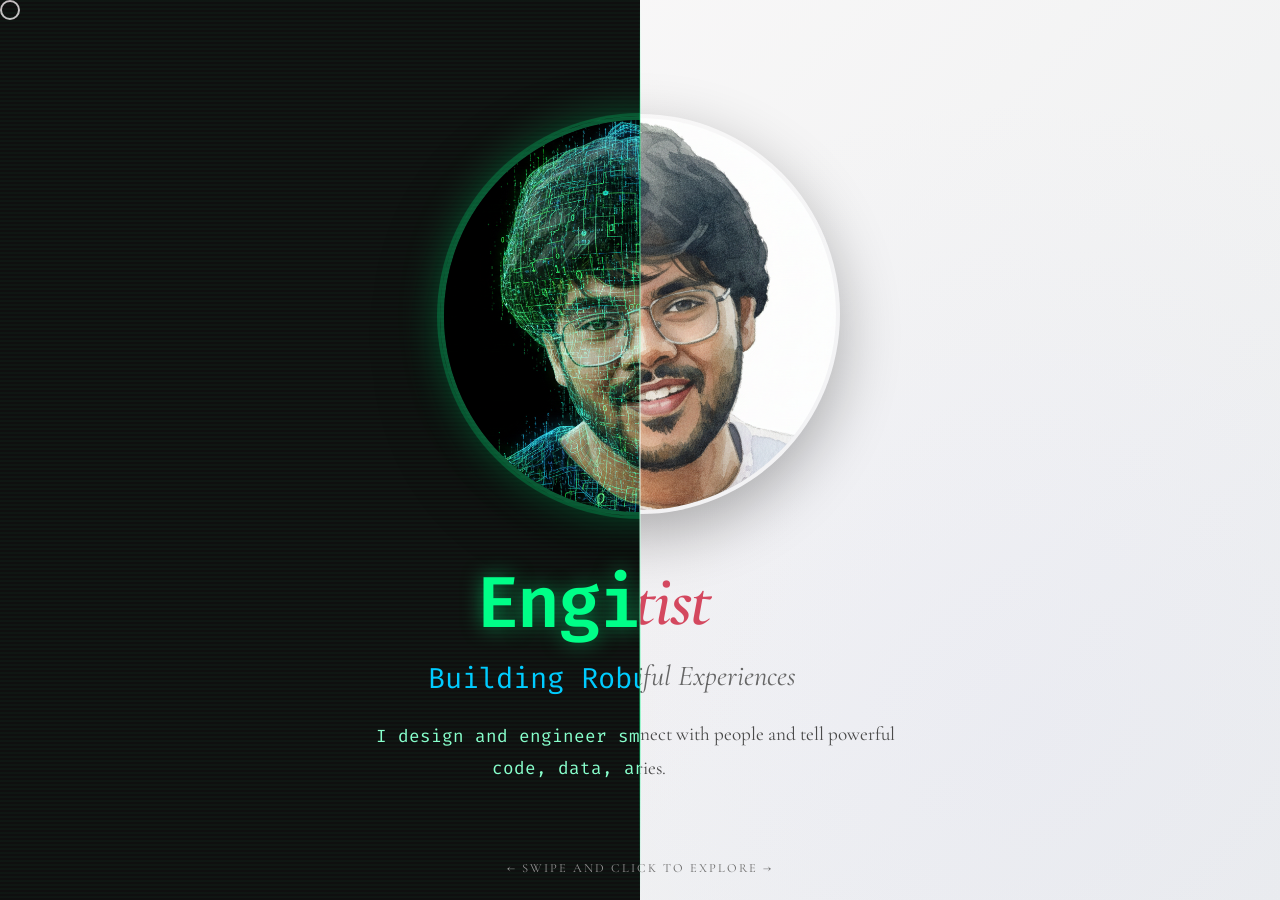
<file: index.html>
<!DOCTYPE html>
<html lang="en">
<head>
    <meta charset="UTF-8">
    <meta name="viewport" content="width=device-width, initial-scale=1.0">
    <title>Vipin Yadav - Portfolio</title>
    <link href="https://fonts.googleapis.com/css2?family=Fira+Code:wght@400;700&family=Cormorant+Garamond:ital,wght@0,400;0,600;1,300&display=swap" rel="stylesheet">
    <link rel="stylesheet" href="css/style.css">
</head>
<body>

    <div class="custom-cursor" id="cursor"></div>

    <div class="split-container">

        <div class="designer-side" id="designerSide">
            <!-- <div class="side-label label-designer">Slide and Click to Explore</div> -->
            
            <div class="profile-container">
                <img src="img/creative.png" alt="Creative Mode" class="profile-image">
            </div>

            <div class="content">
                <h1>Artist</h1>
                <h2>Crafting Beautiful Experiences</h2>
                <p>I create visual experiences that connect with people and tell powerful stories.</p>
            </div>
        </div>


        <div class="developer-side">
            <!-- <div class="side-label label-developer">Slide and Click to Explore</div> -->
            
            <div class="profile-container">
                <img src="img/developer.png" alt="Developer Mode" class="profile-image">
            </div>

            <div class="content">
                <h1>Engineer</h1>
                <h2>Building Robust Solutions</h2>
                <p>I design and engineer smart systems that combine code, data, and innovation.</p>
            </div>
        </div>

        <!-- Divider Line -->
        <div class="divider" id="divider"></div>

        <!-- Mobile swipe hint (hidden on desktop via CSS) -->
        <div class="swipe-hint">← Swipe and Click to explore →</div>

    </div>
    <script src="js/home.js"></script>
    
</body>
</html>
</file>
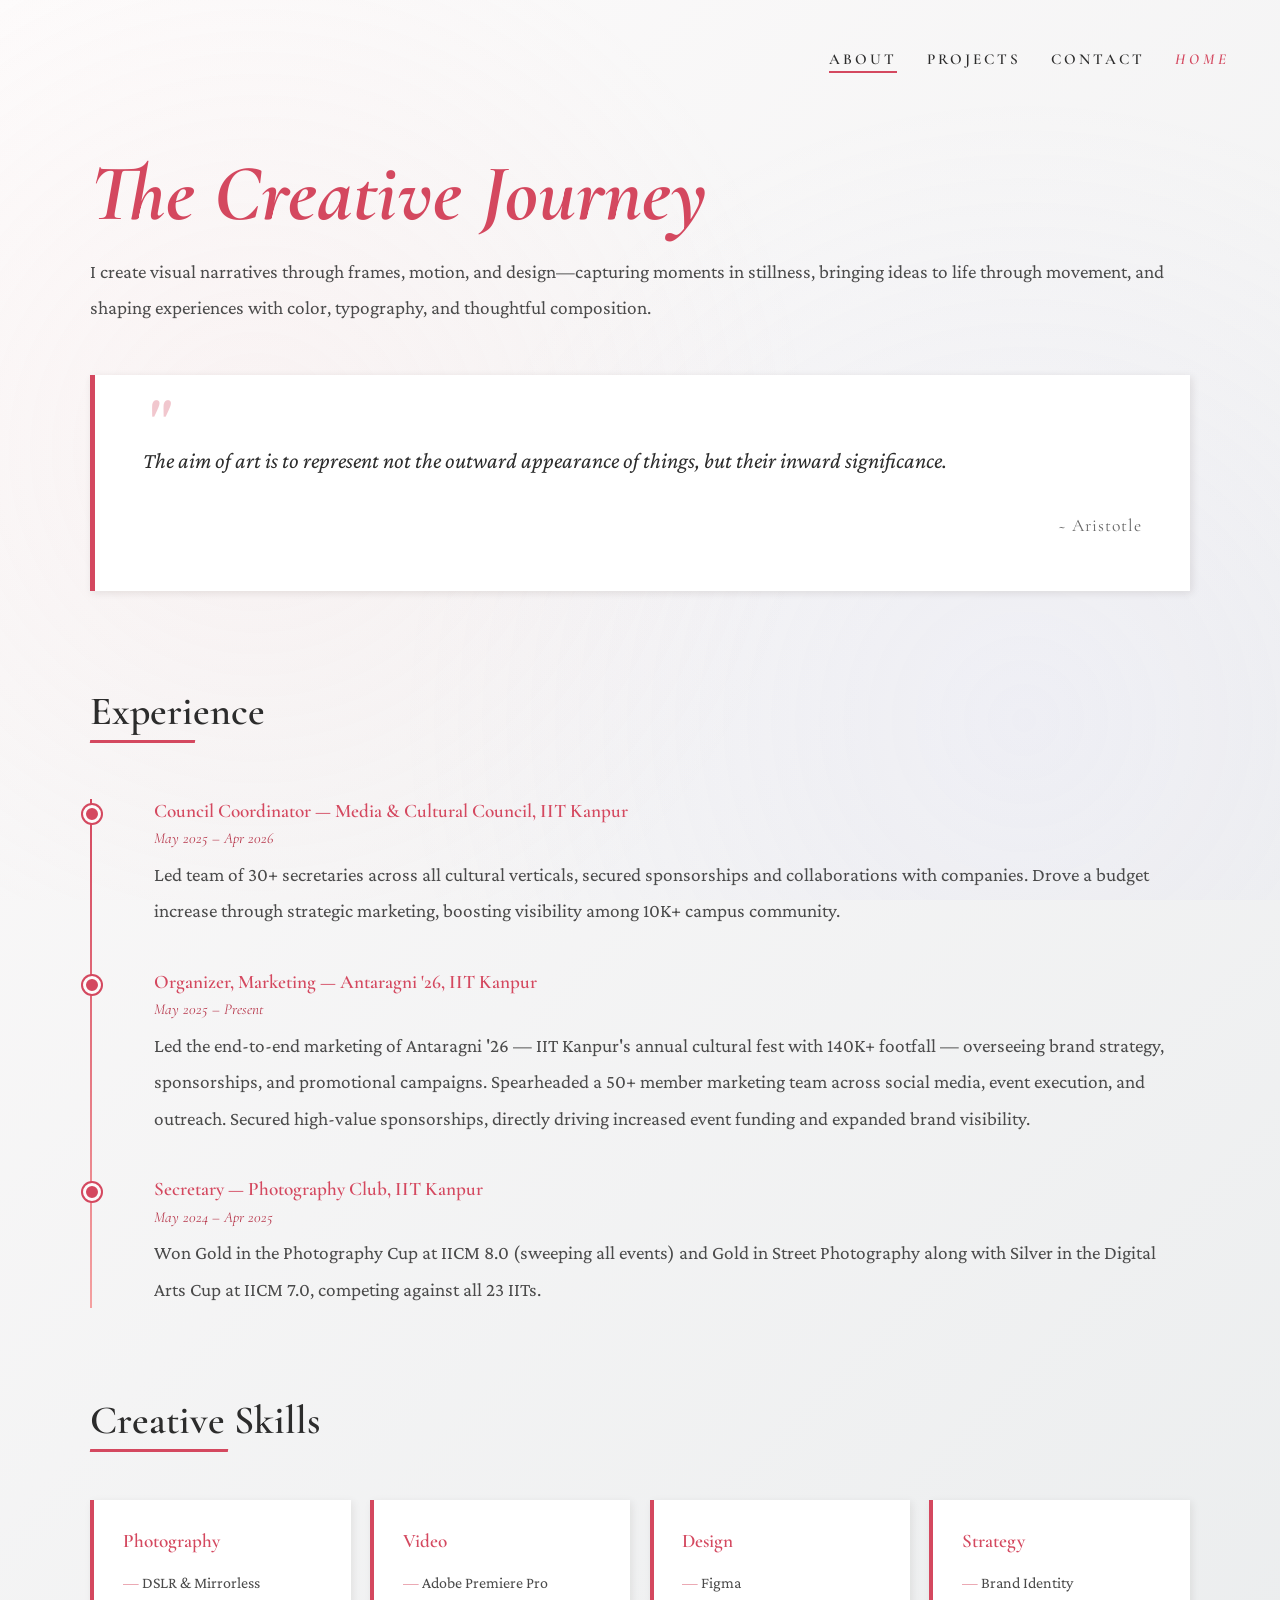
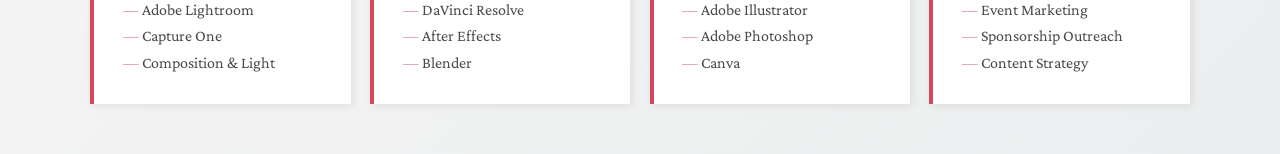
<file: designer.html>
<!DOCTYPE html>
<html lang="en">
<head>
    <meta charset="UTF-8">
    <meta name="viewport" content="width=device-width, initial-scale=1.0">
    <title>Designer - Portfolio</title>
    <link href="https://fonts.googleapis.com/css2?family=Cormorant+Garamond:ital,wght@0,400;0,600;1,300;1,700&family=Crimson+Pro:wght@400;600&display=swap" rel="stylesheet">
    <link rel="stylesheet" href="css/designer.css">
</head>
<body>
    <!-- Navigation -->
    <nav>
        <a href="#about" onclick="showSection('about', event)" class="nav-link">About</a>
        <a href="#projects" onclick="showSection('projects', event)" class="nav-link">Projects</a>
        <a href="#contact" onclick="showSection('contact', event)" class="nav-link">Contact</a>
        <a href="index.html" class="home">Home</a>
    </nav>

    <div class="page-container">
        <!-- About Section -->
        <section id="about" class="page-section active">
            <h1>The Creative Journey</h1>
            <p>I create visual narratives through frames, motion, and design—capturing moments in stillness, bringing ideas to life through movement, and shaping experiences with color, typography, and thoughtful composition.</p>

            <div class="philosophy-quote">
                The aim of art is to represent not the outward appearance of things, but their inward significance.
                <div class="author">~ Aristotle</div>
            </div>

            <h2>Experience</h2>
            <div class="timeline">
                <div class="timeline-item">
                    <h4>Council Coordinator — Media & Cultural Council, IIT Kanpur</h4>
                    <div class="date">May 2025 – Apr 2026</div>
                    <p>Led team of 30+ secretaries across all cultural verticals, secured sponsorships and collaborations with companies. Drove a budget increase through strategic marketing, boosting visibility among 10K+ campus community.</p>
                </div>
                <div class="timeline-item">
                    <h4>Organizer, Marketing — Antaragni '26, IIT Kanpur</h4>
                    <div class="date">May 2025 – Present</div>
                    <p>Led the end-to-end marketing of Antaragni '26 — IIT Kanpur's annual cultural fest with 140K+ footfall — overseeing brand strategy, sponsorships, and promotional campaigns. Spearheaded a 50+ member marketing team across social media, event execution, and outreach. Secured high-value sponsorships, directly driving increased event funding and expanded brand visibility.</p>
                </div>
                <div class="timeline-item">
                    <h4>Secretary — Photography Club, IIT Kanpur</h4>
                    <div class="date">May 2024 – Apr 2025</div>
                    <p>Won Gold in the Photography Cup at IICM 8.0 (sweeping all events) and Gold in Street Photography along with Silver in the Digital Arts Cup at IICM 7.0, competing against all 23 IITs.</p>
                </div>
            </div>

            <h2>Creative Skills</h2>
            <div class="skills-list">
                <div class="skill-category">
                    <h4>Photography</h4>
                    <ul>
                        <li>DSLR &amp; Mirrorless</li>
                        <li>Adobe Lightroom</li>
                        <li>Capture One</li>
                        <li>Composition &amp; Light</li>
                    </ul>
                </div>
                <div class="skill-category">
                    <h4>Video</h4>
                    <ul>
                        <li>Adobe Premiere Pro</li>
                        <li>DaVinci Resolve</li>
                        <li>After Effects</li>
                        <li>Blender</li>
                    </ul>
                </div>
                <div class="skill-category">
                    <h4>Design</h4>
                    <ul>
                        <li>Figma</li>
                        <li>Adobe Illustrator</li>
                        <li>Adobe Photoshop</li>
                        <li>Canva</li>
                    </ul>
                </div>
                <div class="skill-category">
                    <h4>Strategy</h4>
                    <ul>
                        <li>Brand Identity</li>
                        <li>Event Marketing</li>
                        <li>Sponsorship Outreach</li>
                        <li>Content Strategy</li>
                    </ul>
                </div>
            </div>
        </section>

        <!-- Projects Section -->
        <section id="projects" class="page-section">
            <h1>Featured Work</h1>
            <p>A selection of projects that showcase my design thinking and creative problem-solving.</p>

            <div class="project-grid">

                <!-- Update each href to your actual portfolio/gallery links -->

                <a class="project-card" href="https://www.instagram.com/_vipinyadav31_/" target="_blank" rel="noopener noreferrer">
                    <span class="card-arrow">↗</span>
                    <h3>Photography</h3>
                    <p class="project-description">Capturing fleeting moments through light, shadow, and composition. From quiet street frames to expressive portraits, each image tells a story beyond words.</p>
                    <div class="project-role"><strong>Focus:</strong> Light · Emotion · Composition</div>
                </a>

                <a class="project-card" href="https://www.behance.net/d7106" target="_blank" rel="noopener noreferrer">
                    <span class="card-arrow">↗</span>
                    <h3>UI/UX Design</h3>
                    <p class="project-description">Designing interfaces that feel intuitive and intentional—where typography, color, and space work together to guide and inspire.</p>
                    <div class="project-role"><strong>Focus:</strong> Layout · Typography · Interaction</div>
                </a>

                <a class="project-card" href="https://www.behance.net/d7106" target="_blank" rel="noopener noreferrer">
                    <span class="card-arrow">↗</span>
                    <h3>Video Editing</h3>
                    <p class="project-description">Turning raw footage into immersive narratives through rhythm, pacing, transitions, and cinematic color grading.</p>
                    <div class="project-role"><strong>Focus:</strong> Motion · Story · Timing</div>
                </a>

                <a class="project-card" href="https://www.behance.net/d7106" target="_blank" rel="noopener noreferrer">
                    <span class="card-arrow">↗</span>
                    <h3>Posters & Branding</h3>
                    <p class="project-description">Creating bold visual identities and expressive posters that communicate ideas with clarity and character.</p>
                    <div class="project-role"><strong>Focus:</strong> Visual Identity · Composition · Impact</div>
                </a>

            </div>
        </section>

        <!-- Contact Section -->
        <section id="contact" class="page-section">
            <h1>Let's Create Together</h1>
            <p>Have a project in mind? I'd love to hear about it and explore how we can bring your vision to life.</p>
            <form class="contact-form">
                <div class="form-group">
                    <label for="name">Your Name</label>
                    <input type="text" id="name" name="name" required>
                </div>
                <div class="form-group">
                    <label for="email">Email Address</label>
                    <input type="email" id="email" name="email" required>
                </div>
                <div class="form-group">
                    <label for="message">Tell me about your project</label>
                    <textarea id="message" name="message" required></textarea>
                </div>
                <button type="submit">Send Message</button>
            </form>
            <div class="contact-info">
                <h2>Connect</h2>
                <div class="contact-item">
                    <span>📧</span>
                    <a href="mailto:vipin.yadav.7217@gmail.com">vipin.yadav.7217@gmail.com</a>
                </div>
                <div class="contact-item">
                    <span>🎨</span>
                    <a href="https://dribbble.com/vipin-yadav-7217" target="_blank">dribbble.com</a>
                </div>
                <div class="contact-item">
                    <span>💼</span>
                    <a href="https://www.behance.net/d7106" target="_blank">behance.net</a>
                </div>
                <div class="contact-item">
                    <span>📸</span>
                    <a href="https://www.instagram.com/_vipinyadav31_/" target="_blank">instagram.com</a>
                </div>
                <div class="contact-item">
                    <span>💼</span>
                    <a href="https://www.linkedin.com/in/vipin-yadav-a4ab71288/" target="_blank">linkedin.com</a>
                </div>
            </div>
        </section>
    </div>

    <script src="js/page.js"></script>
</body>
</html>
</file>
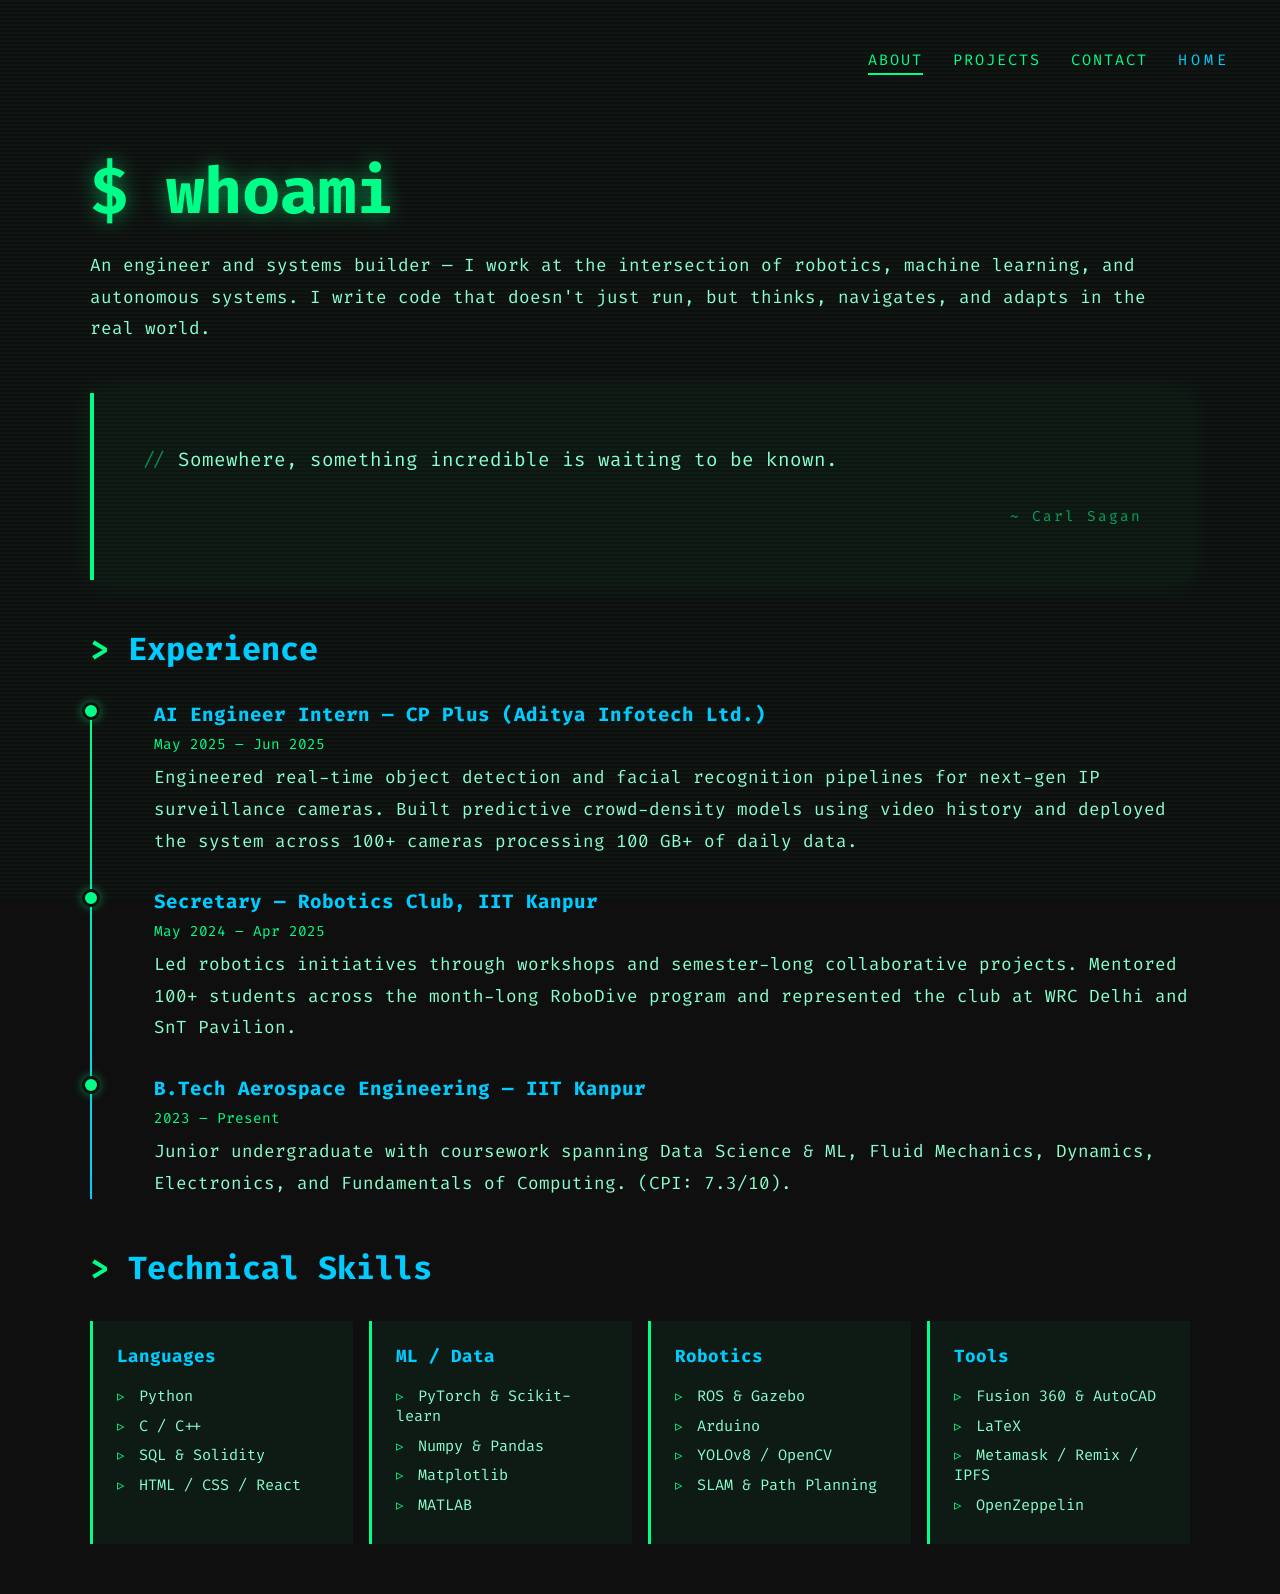
<file: developer.html>
<!DOCTYPE html>
<html lang="en">

<head>
    <meta charset="UTF-8">
    <meta name="viewport" content="width=device-width, initial-scale=1.0">
    <title>Developer - Portfolio</title>
    <link href="https://fonts.googleapis.com/css2?family=Fira+Code:wght@400;700&display=swap" rel="stylesheet">
    <link rel="stylesheet" href="css/developer.css">
</head>

<body>
    <!-- Navigation -->
    <nav>
        <a href="#about" onclick="showSection('about', event)" class="nav-link">About</a>
        <a href="#projects" onclick="showSection('projects', event)" class="nav-link">Projects</a>
        <a href="#contact" onclick="showSection('contact', event)" class="nav-link">Contact</a>
        <a href="index.html" class="home">Home</a>
    </nav>

    <div class="page-container">
        <!-- About Section -->
        <section id="about" class="page-section active">
            <h1>$ whoami</h1>
            <p>An engineer and systems builder — I work at the intersection of robotics, machine learning, and
                autonomous systems. I write code that doesn't just run, but thinks, navigates, and adapts in the real
                world.</p>
            <div class="philosophy-quote">
                Somewhere, something incredible is waiting to be known.
                <div class="author">~ Carl Sagan</div>
            </div>
            <h2>Experience</h2>
            <div class="timeline">
                <div class="timeline-item">
                    <h4>AI Engineer Intern — CP Plus (Aditya Infotech Ltd.)</h4>
                    <div class="date">May 2025 – Jun 2025</div>
                    <p>Engineered real-time object detection and facial recognition pipelines for next-gen IP
                        surveillance cameras. Built predictive crowd-density models using video history and deployed the
                        system across 100+ cameras processing 100 GB+ of daily data.</p>
                </div>
                <div class="timeline-item">
                    <h4>Secretary — Robotics Club, IIT Kanpur</h4>
                    <div class="date">May 2024 – Apr 2025</div>
                    <p>Led robotics initiatives through workshops and semester-long collaborative projects. Mentored
                        100+ students across the month-long RoboDive program and represented the club at WRC Delhi and
                        SnT Pavilion.</p>
                </div>
                <div class="timeline-item">
                    <h4>B.Tech Aerospace Engineering — IIT Kanpur</h4>
                    <div class="date">2023 – Present</div>
                    <p>Junior undergraduate with coursework spanning Data Science & ML, Fluid Mechanics, Dynamics,
                        Electronics, and Fundamentals of Computing. (CPI: 7.3/10).</p>
                </div>
            </div>
            <h2>Technical Skills</h2>
            <div class="skills-list">
                <div class="skill-category">
                    <h4>Languages</h4>
                    <ul>
                        <li>Python</li>
                        <li>C / C++</li>
                        <li>SQL &amp; Solidity</li>
                        <li>HTML / CSS / React</li>
                    </ul>
                </div>
                <div class="skill-category">
                    <h4>ML / Data</h4>
                    <ul>
                        <li>PyTorch &amp; Scikit-learn</li>
                        <li>Numpy &amp; Pandas</li>
                        <li>Matplotlib</li>
                        <li>MATLAB</li>
                    </ul>
                </div>
                <div class="skill-category">
                    <h4>Robotics</h4>
                    <ul>
                        <li>ROS &amp; Gazebo</li>
                        <li>Arduino</li>
                        <li>YOLOv8 / OpenCV</li>
                        <li>SLAM &amp; Path Planning</li>
                    </ul>
                </div>
                <div class="skill-category">
                    <h4>Tools</h4>
                    <ul>
                        <li>Fusion 360 &amp; AutoCAD</li>
                        <li>LaTeX</li>
                        <li>Metamask / Remix / IPFS</li>
                        <li>OpenZeppelin</li>
                    </ul>
                </div>
            </div>
        </section>

        <!-- Projects Section -->
        <section id="projects" class="page-section">
            <h1>Projects</h1>
            <p>Selected work across autonomous systems, machine learning, and decentralised tech.</p>

            <div class="project-grid">

                <!-- Update each href to the specific GitHub repo URL once uploaded -->

                <a class="project-card"
                    href="https://drive.google.com/file/d/1_V7x774k1KbedNj8atycl49FEJ9Up2HX/view?usp=sharing"
                    target="_blank" rel="noopener noreferrer">
                    <span class="card-arrow">↗</span>
                    <h3>AI Surveillance System</h3>
                    <p>Engineered real-time object detection and facial recognition for IP cameras at CP Plus. Built
                        predictive models for crowd density and movement trends, deployed across 100+ cameras handling
                        100 GB+ of daily footage.</p>
                    <div class="project-tech">
                        <span class="tech-tag">Python</span>
                        <span class="tech-tag">PyTorch</span>
                        <span class="tech-tag">Computer Vision</span>
                        <span class="tech-tag">Predictive Modelling</span>
                    </div>
                </a>

                <a class="project-card" href="https://github.com/BrewerVipin31/Amex/tree/main" target="_blank"
                    rel="noopener noreferrer">
                    <span class="card-arrow">↗</span>
                    <h3>Decision Science Track | American Express Campus Challenge 2025</h3>
                    <p>Built a ranking model pipeline on 1M+ records for the American Express Campus Challenge.
                        Engineered 45+ composite features capturing user behaviour, offer popularity, and temporal CTR
                        signals. Achieved MAP@7 of 0.46+ on validation folds with a fully reproducible pipeline.</p>
                    <div class="project-tech">
                        <span class="tech-tag">Python</span>
                        <span class="tech-tag">Scikit-learn</span>
                        <span class="tech-tag">Pandas</span>
                        <span class="tech-tag">Feature Engineering</span>
                        <span class="tech-tag">GroupKFold</span>
                    </div>
                </a>

                <a class="project-card" href="https://github.com/BrewerVipin31/ReinforceGT/tree/main" target="_blank"
                    rel="noopener noreferrer">
                    <span class="card-arrow">↗</span>
                    <h3>ReinforceGT</h3>
                    <p>Modelled robust trading strategies using game theory and financial engineering. Built a 100-step
                        binomial tree, simulated option payoff matrices, and applied linear programming backtested on
                        2022 AAPL data — demonstrating profitability in volatility regimes.</p>
                    <div class="project-tech">
                        <span class="tech-tag">Python</span>
                        <span class="tech-tag">Game Theory</span>
                        <span class="tech-tag">Linear Programming</span>
                        <span class="tech-tag">Backtesting</span>
                        <span class="tech-tag">Financial Engineering</span>
                    </div>
                </a>

                <a class="project-card" href="https://github.com/BrewerVipin31/voting_dapp" target="_blank"
                    rel="noopener noreferrer">
                    <span class="card-arrow">↗</span>
                    <h3>Blockchain Degree Verification DApp</h3>
                    <p>Built a decentralised application for tamper-proof degree verification on the Ethereum Sepolia
                        testnet. Wrote Solidity smart contracts using OpenZeppelin standards, deployed via Metamask and
                        Remix, with IPFS document storage through Pinata.</p>
                    <div class="project-tech">
                        <span class="tech-tag">Solidity</span>
                        <span class="tech-tag">Ethereum</span>
                        <span class="tech-tag">IPFS</span>
                        <span class="tech-tag">OpenZeppelin</span>
                        <span class="tech-tag">Web3.0</span>
                    </div>
                </a>

                <a class="project-card" href="https://github.com/BrewerVipin31/AutonomousNavigation/tree/main" target="_blank"
                    rel="noopener noreferrer">
                    <span class="card-arrow">↗</span>
                    <h3>Autonomous Mars Rover Navigation</h3>
                    <p>Built a full autonomous navigation system using YOLOv8 for terrain perception and Canny edge
                        detection for feature recognition. Configured ROS and Gazebo for SLAM-enabled real-time mapping,
                        localization, and collision-free path planning.</p>
                    <div class="project-tech">
                        <span class="tech-tag">ROS</span>
                        <span class="tech-tag">Gazebo</span>
                        <span class="tech-tag">YOLOv8</span>
                        <span class="tech-tag">SLAM</span>
                        <span class="tech-tag">Python</span>
                    </div>
                </a>

                <a class="project-card" href="https://github.com/BrewerVipin31" target="_blank"
                    rel="noopener noreferrer">
                    <span class="card-arrow">↗</span>
                    <h3>Micromouse Maze Solver</h3>
                    <p>Implemented the Flood Fill algorithm on a competitive bot, cutting maze-solving time by 30%.
                        Optimised motor control with PID for precise wall detection and sharp turns — competed against
                        50+ global teams at Technoxian WRC 2024 with zero system failures.</p>
                    <div class="project-tech">
                        <span class="tech-tag">C++</span>
                        <span class="tech-tag">PID Control</span>
                        <span class="tech-tag">Flood Fill</span>
                        <span class="tech-tag">Arduino</span>
                    </div>
                </a>

                

                

            </div>
        </section>

        <!-- Contact Section -->
        <section id="contact" class="page-section">
            <h1>Get In Touch</h1>
            <p>Have a project in mind or want to collaborate? Feel free to reach out!</p>
            <form class="contact-form">
                <div class="form-group">
                    <label for="name">Name</label>
                    <input type="text" id="name" name="name" required>
                </div>
                <div class="form-group">
                    <label for="email">Email</label>
                    <input type="email" id="email" name="email" required>
                </div>
                <div class="form-group">
                    <label for="message">Message</label>
                    <textarea id="message" name="message" required></textarea>
                </div>
                <button type="submit">Send Message</button>
            </form>
            <div class="contact-info">
                <h2>Connect With Me</h2>
                <div class="contact-item">
                    <span>📧</span>
                    <a href="mailto:vipin.yadav.7217@gmail.com">vipin.yadav.7217@gmail.com</a>
                </div>
                <div class="contact-item">
                    <span>📧</span>
                    <a href="mailto:vipiny23@iitk.ac.in">vipiny23@iitk.ac.in</a>
                </div>
                <div class="contact-item">
                    <span>💼</span>
                    <a href="https://www.linkedin.com/in/vipin-yadav-a4ab71288/"
                        target="_blank">linkedin.com/in/vipin-yadav</a>
                </div>
                <div class="contact-item">
                    <span>🐙</span>
                    <a href="https://github.com/BrewerVipin31" target="_blank">github.com/BrewerVipin31</a>
                </div>
            </div>
        </section>
    </div>

    <script src="js/page.js"></script>
</body>

</html>
</file>
<file: css/style.css>
* {
    margin: 0;
    padding: 0;
    box-sizing: border-box;
}

body {
    font-family: 'Cormorant Garamond', serif;
    overflow: hidden;
    height: 100vh;
    cursor: none;
}

/* Custom Cursor */
.custom-cursor {
    width: 20px;
    height: 20px;
    border: 2px solid rgba(255, 255, 255, 0.8);
    border-radius: 50%;
    position: fixed;
    pointer-events: none;
    z-index: 10000;
    transition: transform 0.2s ease, border-color 0.3s ease;
    mix-blend-mode: difference;
}

.custom-cursor.active {
    transform: scale(1.5);
    border-color: #fff;
}

/* Main Container */
.split-container {
    position: relative;
    width: 100%;
    height: 100vh;
    overflow: hidden;
}

/* Designer Side (Right/Revealed when cursor moves right) */
.designer-side {
    position: absolute;
    top: 0;
    left: 0;
    width: 100%;
    height: 100%;
    background: linear-gradient(135deg, #fdfbfb 0%, #ebedee 100%);
    display: flex;
    flex-direction: column;
    align-items: center;
    justify-content: center;
    color: #2c2c2c;
    z-index: 2;
    clip-path: polygon(50% 0, 100% 0, 100% 100%, 50% 100%);
    transition: clip-path 0.3s cubic-bezier(0.4, 0, 0.2, 1);
}

.designer-side::before {
    content: '';
    position: absolute;
    top: 0;
    left: 0;
    right: 0;
    bottom: 0;
    background:
        radial-gradient(circle at 20% 50%, rgba(255, 200, 200, 0.1) 0%, transparent 50%),
        radial-gradient(circle at 80% 80%, rgba(200, 200, 255, 0.1) 0%, transparent 50%);
    pointer-events: none;
}

/* Developer Side (Left/Revealed when cursor moves left) */
.developer-side {
    position: absolute;
    top: 0;
    left: 0;
    width: 100%;
    height: 100%;
    background: #0f0f0f;
    display: flex;
    flex-direction: column;
    align-items: center;
    justify-content: center;
    color: #00ff88;
    z-index: 1;
}

.developer-side::before {
    content: '';
    position: absolute;
    top: 0;
    left: 0;
    right: 0;
    bottom: 0;
    background:
        repeating-linear-gradient(0deg,
            transparent,
            transparent 2px,
            rgba(0, 255, 136, 0.03) 2px,
            rgba(0, 255, 136, 0.03) 4px);
    pointer-events: none;
    animation: scanlines 8s linear infinite;
}

@keyframes scanlines {
    0% {
        transform: translateY(0);
    }

    100% {
        transform: translateY(40px);
    }
}

/* Profile Image Container */
.profile-container {
    position: relative;
    width: 400px;
    height: 400px;
    margin-bottom: 3rem;
    z-index: 5;
}

.profile-image {
    width: 100%;
    height: 100%;
    border-radius: 50%;
    object-fit: cover;
    position: relative;
    z-index: 5;
    box-shadow: 0 20px 60px rgba(0, 0, 0, 0.3);
    border: 4px solid rgba(255, 255, 255, 0.1);
}

/* Glowing ring effect on developer side */
.developer-side .profile-image {
    box-shadow:
        0 0 0 3px rgba(0, 255, 136, 0.2),
        0 0 40px rgba(0, 255, 136, 0.3),
        0 20px 60px rgba(0, 0, 0, 0.5);
    border-color: rgba(0, 255, 136, 0.3);
}

/* Content Sections */
.content {
    text-align: center;
    max-width: 600px;
    padding: 0 2rem;
    position: relative;
    z-index: 5;
}

.content h1 {
    font-size: 4.5rem;
    font-weight: 600;
    margin-bottom: 1rem;
    letter-spacing: -2px;
    line-height: 1.1;
}

.designer-side .content h1 {
    color: #d4485f;
    font-family: 'Cormorant Garamond', serif;
    font-style: italic;
}

.developer-side .content h1 {
    color: #00ff88;
    font-family: 'Fira Code', monospace;
    text-shadow: 0 0 20px rgba(0, 255, 136, 0.5);
    font-style: normal;
}

.content h2 {
    font-size: 1.8rem;
    font-weight: 400;
    margin-bottom: 1.5rem;
    opacity: 0.85;
}

.designer-side .content h2 {
    color: #666;
    font-style: italic;
}

.developer-side .content h2 {
    color: #00ccff;
    font-family: 'Fira Code', monospace;
}

.content p {
    font-size: 1.2rem;
    line-height: 1.8;
    opacity: 0.8;
}

.designer-side .content p {
    color: #4a4a4a;
}

.developer-side .content p {
    color: #88ffcc;
    font-family: 'Fira Code', monospace;
    font-size: 1.1rem;
}

/* Vertical Divider Line */
.divider {
    position: absolute;
    top: 0;
    left: 50%;
    width: 2px;
    height: 100%;
    background: linear-gradient(to bottom,
            rgba(0, 255, 136, 0) 0%,
            rgba(0, 255, 136, 0.6) 20%,
            rgba(255, 255, 255, 0.8) 50%,
            rgba(0, 255, 136, 0.6) 80%,
            rgba(0, 255, 136, 0) 100%);
    transform: translateX(-50%);
    z-index: 100;
    pointer-events: none;
    transition: left 0.3s cubic-bezier(0.4, 0, 0.2, 1);
    opacity: 0.6;
}

/* Labels */
.side-label {
    position: absolute;
    top: 50px;
    font-size: 0.95rem;
    font-weight: 700;
    text-transform: uppercase;
    letter-spacing: 4px;
    opacity: 0.5;
    z-index: 10;
    pointer-events: none;
    transition: opacity 0.3s ease;
}

.label-developer {
    left: 50px;
    color: #00ff88;
    font-family: 'Fira Code', monospace;
}

.label-designer {
    right: 50px;
    color: #2c2c2c;
}

/* Skills Pills */
.skills {
    position: absolute;
    bottom: 60px;
    left: 50%;
    transform: translateX(-50%);
    display: flex;
    gap: 15px;
    flex-wrap: wrap;
    justify-content: center;
    max-width: 800px;
    padding: 0 2rem;
    z-index: 10;
}

.skill-pill {
    padding: 10px 20px;
    border-radius: 20px;
    font-size: 0.9rem;
    backdrop-filter: blur(10px);
    transition: all 0.3s ease;
    border: 1px solid rgba(255, 255, 255, 0.2);
}

.developer-side .skill-pill {
    background: rgba(0, 255, 136, 0.1);
    color: #00ff88;
    border-color: rgba(0, 255, 136, 0.3);
    font-family: 'Fira Code', monospace;
}

.designer-side .skill-pill {
    background: rgba(255, 255, 255, 0.6);
    color: #2c2c2c;
    border-color: rgba(0, 0, 0, 0.1);
}

.skill-pill:hover {
    transform: translateY(-3px);
    box-shadow: 0 5px 15px rgba(0, 0, 0, 0.2);
}

/* Hint Text */
.hint {
    position: absolute;
    bottom: 20px;
    left: 50%;
    transform: translateX(-50%);
    color: rgba(255, 255, 255, 0.5);
    font-size: 0.85rem;
    letter-spacing: 2px;
    text-transform: uppercase;
    z-index: 10;
    pointer-events: none;
    mix-blend-mode: difference;
    animation: pulse 2s ease-in-out infinite;
}

@keyframes pulse {

    0%,
    100% {
        opacity: 0.5;
    }

    50% {
        opacity: 1;
    }
}

/* Responsive */
@media (max-width: 768px) {
    .profile-container {
        width: 250px;
        height: 250px;
        margin-bottom: 2rem;
    }

    .content h1 {
        font-size: 2.5rem;
    }

    .content h2 {
        font-size: 1.3rem;
    }

    .content p {
        font-size: 1rem;
    }

    .side-label {
        font-size: 0.75rem;
        top: 30px;
    }

    .label-developer {
        left: 20px;
    }

    .label-designer {
        right: 20px;
    }

    .skills {
        bottom: 40px;
    }

    body {
        cursor: default;
    }

    .custom-cursor {
        display: none;
    }
}

/* Loading animation */
@keyframes fadeIn {
    from {
        opacity: 0;
        transform: translateY(20px);
    }

    to {
        opacity: 1;
        transform: translateY(0);
    }
}

.content>* {
    animation: fadeIn 0.8s ease forwards;
    opacity: 0;
}

.content h1 {
    animation-delay: 0.2s;
}

.content h2 {
    animation-delay: 0.4s;
}

.content p {
    animation-delay: 0.6s;
}

.profile-container {
    animation: fadeIn 1s ease forwards;
}

/* ── Mobile swipe hint ─────────────────────────────────────────────────────── */
.swipe-hint {
    display: block;
    position: absolute;
    bottom: 24px;
    left: 50%;
    transform: translateX(-50%);
    color: rgba(255, 255, 255, 0.6);
    font-size: 0.78rem;
    letter-spacing: 2px;
    text-transform: uppercase;
    z-index: 200;
    pointer-events: none;
    mix-blend-mode: difference;
    white-space: nowrap;
    animation: pulse 2s ease-in-out infinite;
}
</file>
<file: css/designer.css>
* {
    margin: 0;
    padding: 0;
    box-sizing: border-box;
}

body {
    font-family: 'Crimson Pro', serif;
    background: linear-gradient(135deg, #fdfbfb 0%, #ebedee 100%);
    color: #2c2c2c;
    min-height: 100vh;
    position: relative;
}

body::before {
    content: '';
    position: fixed;
    top: 0;
    left: 0;
    right: 0;
    bottom: 0;
    background:
        radial-gradient(circle at 20% 50%, rgba(255, 200, 200, 0.1) 0%, transparent 50%),
        radial-gradient(circle at 80% 80%, rgba(200, 200, 255, 0.1) 0%, transparent 50%);
    pointer-events: none;
    z-index: 1;
}

/* Navigation */
nav {
    position: fixed;
    top: 0;
    right: 0;
    padding: 50px 50px;
    z-index: 1000;
    display: flex;
    gap: 30px;
    align-items: center;
}

nav a {
    color: #2c2c2c;
    text-decoration: none;
    font-size: 0.95rem;
    text-transform: uppercase;
    letter-spacing: 3px;
    position: relative;
    transition: all 0.3s ease;
    padding-bottom: 5px;
    font-family: 'Cormorant Garamond', serif;
    font-weight: 600;
}

nav a::after {
    content: '';
    position: absolute;
    bottom: 0;
    left: 0;
    width: 0;
    height: 2px;
    background: #d4485f;
    transition: width 0.3s ease;
}

nav a:hover::after,
nav a.active::after {
    width: 100%;
}

nav a:hover {
    color: #d4485f;
}

nav a.home {
    color: #d4485f;
    letter-spacing: 4px;
    font-style: italic;
}

/* Page Container */
.page-container {
    position: relative;
    z-index: 2;
    max-width: 1200px;
    margin: 0 auto;
    padding: 150px 50px 50px;
}

.page-section {
    display: none;
    animation: fadeIn 0.6s ease;
}

.page-section.active {
    display: block;
}

@keyframes fadeIn {
    from {
        opacity: 0;
        transform: translateY(20px);
    }

    to {
        opacity: 1;
        transform: translateY(0);
    }
}

h1 {
    font-size: 5rem;
    margin-bottom: 1rem;
    color: #d4485f;
    font-family: 'Cormorant Garamond', serif;
    font-style: italic;
    font-weight: 700;
    line-height: 1.1;
}

h2 {
    font-size: 2.5rem;
    color: #2c2c2c;
    margin-bottom: 2rem;
    margin-top: 3rem;
    font-family: 'Cormorant Garamond', serif;
    font-weight: 600;
    position: relative;
    display: inline-block;
}

h2::after {
    content: '';
    position: absolute;
    bottom: -8px;
    left: 0;
    width: 60%;
    height: 3px;
    background: #d4485f;
    transform: skewX(-10deg);
}

h3 {
    font-size: 1.8rem;
    color: #d4485f;
    margin-bottom: 1rem;
    margin-top: 2rem;
    font-family: 'Cormorant Garamond', serif;
    font-weight: 600;
}

p {
    font-size: 1.2rem;
    line-height: 1.9;
    color: #4a4a4a;
    margin-bottom: 1.5rem;
}

/* Project Cards */
.project-grid {
    display: grid;
    grid-template-columns: repeat(auto-fit, minmax(350px, 1fr));
    gap: 2.5rem;
    margin-top: 3rem;
}

.project-card {
    background: white;
    padding: 2.5rem;
    border-radius: 4px;
    box-shadow: 3px 3px 0 #f4d9c6;
    transition: all 0.3s ease;
    border-left: 4px solid #d4485f;
}

.project-card:hover {
    transform: rotate(-1deg) translateY(-8px);
    box-shadow: 8px 8px 0 #f4d9c6;
}

.project-card h3 {
    margin-top: 0;
}

.project-description {
    font-style: italic;
    font-size: 1.1rem;
    line-height: 1.7;
}

.project-role {
    margin-top: 1.5rem;
    padding-top: 1.5rem;
    border-top: 1px solid #e0e0e0;
    font-size: 1rem;
    color: #666;
}

.project-role strong {
    color: #d4485f;
}

/* Skills Showcase */
.skills-showcase {
    display: grid;
    grid-template-columns: repeat(auto-fit, minmax(250px, 1fr));
    gap: 2rem;
    margin-top: 2rem;
}

.skill-box {
    background: white;
    padding: 2rem;
    box-shadow: 2px 2px 8px rgba(44, 24, 16, 0.1);
    transition: all 0.3s ease;
}

.skill-box:hover {
    transform: translateY(-5px);
    box-shadow: 4px 4px 15px rgba(44, 24, 16, 0.15);
}

.skill-box h4 {
    color: #d4485f;
    font-size: 1.3rem;
    margin-bottom: 1rem;
    font-family: 'Cormorant Garamond', serif;
    font-weight: 600;
}

.skill-box p {
    font-size: 1rem;
    line-height: 1.7;
    font-style: italic;
}

/* Process Timeline */
.process-steps {
    margin-top: 2rem;
}

.process-step {
    margin-bottom: 3rem;
    padding-left: 3rem;
    position: relative;
}

.process-step::before {
    content: attr(data-number);
    position: absolute;
    left: 0;
    top: 0;
    width: 40px;
    height: 40px;
    background: #d4485f;
    color: white;
    border-radius: 50%;
    display: flex;
    align-items: center;
    justify-content: center;
    font-weight: 700;
    font-family: 'Cormorant Garamond', serif;
    font-size: 1.2rem;
}

.process-step h4 {
    color: #2c2c2c;
    font-size: 1.5rem;
    margin-bottom: 0.5rem;
    font-family: 'Cormorant Garamond', serif;
}

/* Contact Form */
.contact-form {
    max-width: 600px;
    margin-top: 2rem;
}

.form-group {
    margin-bottom: 1.5rem;
}

label {
    display: block;
    margin-bottom: 0.5rem;
    color: #2c2c2c;
    font-size: 1rem;
    font-weight: 600;
}

input,
textarea {
    width: 100%;
    background: white;
    border: 2px solid #e0e0e0;
    color: #2c2c2c;
    padding: 12px;
    font-family: 'Crimson Pro', serif;
    font-size: 1rem;
    border-radius: 0;
    transition: all 0.3s ease;
}

input:focus,
textarea:focus {
    outline: none;
    border-color: #d4485f;
    box-shadow: 0 0 0 3px rgba(212, 72, 95, 0.1);
}

textarea {
    min-height: 150px;
    resize: vertical;
}

button {
    background: #d4485f;
    color: white;
    border: none;
    padding: 15px 40px;
    font-family: 'Cormorant Garamond', serif;
    font-size: 1.1rem;
    cursor: pointer;
    transition: all 0.3s ease;
    text-transform: uppercase;
    letter-spacing: 2px;
    font-weight: 600;
}

button:hover {
    background: #b83a4e;
    box-shadow: 4px 4px 0 #f4d9c6;
    transform: translate(-2px, -2px);
}

.contact-info {
    margin-top: 3rem;
}

.contact-item {
    display: flex;
    align-items: center;
    gap: 15px;
    margin-bottom: 1.2rem;
    font-size: 1.1rem;
}

.contact-item a {
    color: #d4485f;
    text-decoration: none;
    transition: color 0.3s ease;
    font-style: italic;
}

.contact-item a:hover {
    color: #b83a4e;
}

/* Philosophy Section */
.philosophy-quote {
    background: white;
    padding: 3rem;
    margin: 3rem 0;
    border-left: 5px solid #d4485f;
    font-size: 1.4rem;
    font-style: italic;
    line-height: 2;
    color: #2c2c2c;
    box-shadow: 2px 2px 8px rgba(44, 24, 16, 0.1);
}

.philosophy-quote::before {
    content: '"';
    font-size: 4rem;
    color: #d4485f;
    opacity: 0.3;
    line-height: 0;
    display: block;
    margin-bottom: 1rem;
}

.author{
    margin-top: 1.5rem;
    text-align: right;
    font-size: 1.1rem;
    font-style: normal;
    color: #666;
    letter-spacing: 1px;
    font-family: 'Cormorant Garamond', serif;
}

/* Responsive */
@media (max-width: 768px) {
    nav {
        padding: 30px 20px;
        gap: 15px;
    }

    nav a {
        font-size: 0.8rem;
    }

    .page-container {
        padding: 120px 20px 30px;
    }

    h1 {
        font-size: 3rem;
    }

    h2 {
        font-size: 1.8rem;
    }

    .project-grid {
        grid-template-columns: 1fr;
    }

    .philosophy-quote {
        font-size: 1.2rem;
        padding: 2rem;
    }
}
/* ── Timeline ───────────────────────────────────────────────────────────────── */
.timeline {
    position: relative;
    padding-left: 2rem;
    margin-top: 2rem;
}

.timeline::before {
    content: '';
    position: absolute;
    left: 0;
    top: 0;
    bottom: 0;
    width: 2px;
    background: linear-gradient(to bottom, #d4485f, #f4a0a0);
}

.timeline-item {
    position: relative;
    margin-bottom: 2.5rem;
    padding-left: 2rem;
}

.timeline-item::before {
    content: '';
    position: absolute;
    left: -2.45rem;
    top: 6px;
    width: 12px;
    height: 12px;
    background: #d4485f;
    border-radius: 50%;
    border: 3px solid #fdfbfb;
    box-shadow: 0 0 0 2px #d4485f;
}

.timeline-item h4 {
    color: #d4485f;
    font-size: 1.2rem;
    margin-bottom: 0.4rem;
    font-family: 'Cormorant Garamond', serif;
    font-weight: 600;
}

.timeline-item .date {
    color: #b83a4e;
    font-size: 0.95rem;
    font-style: italic;
    margin-bottom: 0.6rem;
    font-family: 'Cormorant Garamond', serif;
}

/* ── Skills List ────────────────────────────────────────────────────────────── */
.skills-list {
    display: grid;
    grid-template-columns: repeat(auto-fit, minmax(200px, 1fr));
    gap: 1.2rem;
    margin-top: 1.5rem;
}

.skill-category {
    background: white;
    padding: 1.8rem;
    border-left: 4px solid #d4485f;
    box-shadow: 2px 2px 8px rgba(44, 24, 16, 0.08);
    transition: transform 0.3s ease, box-shadow 0.3s ease;
}

.skill-category:hover {
    transform: translateY(-4px);
    box-shadow: 4px 6px 16px rgba(44, 24, 16, 0.13);
}

.skill-category h4 {
    color: #d4485f;
    font-size: 1.2rem;
    margin-bottom: 1rem;
    font-family: 'Cormorant Garamond', serif;
    font-weight: 600;
}

.skill-category ul {
    list-style: none;
}

.skill-category li {
    color: #4a4a4a;
    padding: 0.3rem 0;
    font-size: 1rem;
    font-family: 'Crimson Pro', serif;
}

.skill-category li::before {
    content: '— ';
    color: #d4485f;
    opacity: 0.6;
}

/* ── Responsive additions ───────────────────────────────────────────────────── */
@media (max-width: 768px) {
    .skills-list {
        grid-template-columns: 1fr 1fr;
    }

    .timeline-item h4 {
        font-size: 1.05rem;
    }
}
/* ── Clickable project cards ─────────────────────────────────────────────── */
a.project-card {
    display: block;
    text-decoration: none;
    color: inherit;
    cursor: pointer;
}

.card-arrow {
    position: absolute;
    top: 1.2rem;
    right: 1.2rem;
    font-size: 1.1rem;
    color: #d4485f;
    opacity: 0;
    transform: translate(-4px, 4px);
    transition: opacity 0.25s ease, transform 0.25s ease;
}

a.project-card:hover .card-arrow {
    opacity: 1;
    transform: translate(0, 0);
}
</file>
<file: css/developer.css>
* {
    margin: 0;
    padding: 0;
    box-sizing: border-box;
}

body {
    font-family: 'Fira Code', monospace;
    background: #0f0f0f;
    color: #00ff88;
    min-height: 100vh;
}

body::before {
    content: '';
    position: fixed;
    top: 0;
    left: 0;
    right: 0;
    bottom: 0;
    background:
        repeating-linear-gradient(0deg,
            transparent,
            transparent 2px,
            rgba(0, 255, 136, 0.03) 2px,
            rgba(0, 255, 136, 0.03) 4px);
    pointer-events: none;
    animation: scanlines 8s linear infinite;
    z-index: 1;
}

@keyframes scanlines {
    0% {
        transform: translateY(0);
    }

    100% {
        transform: translateY(40px);
    }
}

/* Navigation */
nav {
    position: fixed;
    top: 0;
    right: 0;
    padding: 50px 50px;
    z-index: 1000;
    display: flex;
    gap: 30px;
    align-items: center;
}

nav a {
    color: #00ff88;
    text-decoration: none;
    font-size: 0.95rem;
    text-transform: uppercase;
    letter-spacing: 2px;
    position: relative;
    transition: all 0.3s ease;
    padding-bottom: 5px;
}

nav a::after {
    content: '';
    position: absolute;
    bottom: 0;
    left: 0;
    width: 0;
    height: 2px;
    background: #00ff88;
    transition: width 0.3s ease;
}

nav a:hover::after,
nav a.active::after {
    width: 100%;
}

nav a:hover {
    color: #00ccff;
}

nav a.home {
    color: #00ccff;
    letter-spacing: 4px;
}

/* Philosophy Section */
.philosophy-quote {
    background: rgba(0, 255, 136, 0.03);
    padding: 3rem;
    margin: 3rem 0;
    border-left: 4px solid #00ff88;
    font-size: 1.2rem;
    font-style: normal;
    line-height: 2;
    color: #88ffcc;
    font-family: 'Fira Code', monospace;
    box-shadow: 0 0 30px rgba(0, 255, 136, 0.08);
    position: relative;
}

.philosophy-quote::before {
    content: '// ';
    font-size: 1.2rem;
    color: #00ff88;
    opacity: 0.5;
    line-height: 0;
    display: inline;
    margin-bottom: 0;
}

.author {
    margin-top: 1.5rem;
    text-align: right;
    font-size: 0.9rem;
    font-style: normal;
    color: #00ff88;
    letter-spacing: 2px;
    opacity: 0.6;
}
/* Page Container */

.page-container {
    position: relative;
    z-index: 2;
    max-width: 1200px;
    margin: 0 auto;
    padding: 150px 50px 50px;
}

.page-section {
    display: none;
    animation: fadeIn 0.6s ease;
}

.page-section.active {
    display: block;
}

@keyframes fadeIn {
    from {
        opacity: 0;
        transform: translateY(20px);
    }

    to {
        opacity: 1;
        transform: translateY(0);
    }
}

h1 {
    font-size: 4rem;
    margin-bottom: 1rem;
    color: #00ff88;
    text-shadow: 0 0 20px rgba(0, 255, 136, 0.5);
}

h2 {
    font-size: 2rem;
    color: #00ccff;
    margin-bottom: 2rem;
    margin-top: 3rem;
}

h2::before {
    content: '> ';
    color: #00ff88;
}

h3 {
    font-size: 1.5rem;
    color: #00ff88;
    margin-bottom: 1rem;
    margin-top: 2rem;
}

p {
    font-size: 1.1rem;
    line-height: 1.8;
    color: #88ffcc;
    margin-bottom: 1.5rem;
}

/* Project Cards */
.project-grid {
    display: grid;
    grid-template-columns: repeat(auto-fit, minmax(350px, 1fr));
    gap: 2rem;
    margin-top: 2rem;
}

.project-card {
    background: rgba(0, 255, 136, 0.05);
    border: 1px solid rgba(0, 255, 136, 0.2);
    padding: 2rem;
    border-radius: 8px;
    transition: all 0.3s ease;
    position: relative;
    overflow: hidden;
}

.project-card::before {
    content: '';
    position: absolute;
    top: 0;
    left: -100%;
    width: 100%;
    height: 2px;
    background: linear-gradient(to right, transparent, #00ff88, transparent);
    transition: left 0.5s ease;
}

.project-card:hover::before {
    left: 100%;
}

.project-card:hover {
    border-color: #00ff88;
    box-shadow: 0 0 30px rgba(0, 255, 136, 0.2);
    transform: translateY(-5px);
}

.project-card h3 {
    margin-top: 0;
}

.project-tech {
    display: flex;
    gap: 10px;
    flex-wrap: wrap;
    margin-top: 1rem;
}

.tech-tag {
    background: rgba(0, 204, 255, 0.1);
    color: #00ccff;
    padding: 5px 15px;
    border-radius: 15px;
    font-size: 0.85rem;
    border: 1px solid rgba(0, 204, 255, 0.3);
}

/* Skills List */
.skills-list {
    display: grid;
    grid-template-columns: repeat(auto-fit, minmax(200px, 1fr));
    gap: 1rem;
    margin-top: 1.5rem;
}

.skill-category {
    background: rgba(0, 255, 136, 0.05);
    padding: 1.5rem;
    border-left: 3px solid #00ff88;
}

.skill-category h4 {
    color: #00ccff;
    margin-bottom: 0.8rem;
    font-size: 1.1rem;
}

.skill-category ul {
    list-style: none;
}

.skill-category li {
    color: #88ffcc;
    padding: 0.3rem 0;
    font-size: 0.95rem;
}

.skill-category li::before {
    content: '▹ ';
    color: #00ff88;
    margin-right: 5px;
}

/* Contact Form */
.contact-form {
    max-width: 600px;
    margin-top: 2rem;
}

.form-group {
    margin-bottom: 1.5rem;
}

label {
    display: block;
    margin-bottom: 0.5rem;
    color: #00ccff;
    font-size: 0.95rem;
}

input,
textarea {
    width: 100%;
    background: rgba(0, 255, 136, 0.05);
    border: 1px solid rgba(0, 255, 136, 0.2);
    color: #00ff88;
    padding: 12px;
    font-family: 'Fira Code', monospace;
    font-size: 1rem;
    border-radius: 4px;
    transition: all 0.3s ease;
}

input:focus,
textarea:focus {
    outline: none;
    border-color: #00ff88;
    box-shadow: 0 0 20px rgba(0, 255, 136, 0.2);
}

textarea {
    min-height: 150px;
    resize: vertical;
}

button {
    background: rgba(0, 255, 136, 0.1);
    color: #00ff88;
    border: 2px solid #00ff88;
    padding: 12px 30px;
    font-family: 'Fira Code', monospace;
    font-size: 1rem;
    cursor: pointer;
    border-radius: 4px;
    transition: all 0.3s ease;
    text-transform: uppercase;
    letter-spacing: 2px;
}

button:hover {
    background: #00ff88;
    color: #0f0f0f;
    box-shadow: 0 0 20px rgba(0, 255, 136, 0.5);
}

.contact-info {
    margin-top: 3rem;
}

.contact-item {
    display: flex;
    align-items: center;
    gap: 15px;
    margin-bottom: 1rem;
    color: #88ffcc;
}

.contact-item a {
    color: #00ccff;
    text-decoration: none;
    transition: color 0.3s ease;
}

.contact-item a:hover {
    color: #00ff88;
}

/* Timeline */
.timeline {
    position: relative;
    padding-left: 2rem;
    margin-top: 2rem;
}

.timeline::before {
    content: '';
    position: absolute;
    left: 0;
    top: 0;
    bottom: 0;
    width: 2px;
    background: linear-gradient(to bottom, #00ff88, #00ccff);
}

.timeline-item {
    position: relative;
    margin-bottom: 2rem;
    padding-left: 2rem;
}

.timeline-item::before {
    content: '';
    position: absolute;
    left: -2.5rem;
    top: 0;
    width: 12px;
    height: 12px;
    background: #00ff88;
    border-radius: 50%;
    border: 3px solid #0f0f0f;
    box-shadow: 0 0 10px rgba(0, 255, 136, 0.5);
}

.timeline-item h4 {
    color: #00ccff;
    font-size: 1.2rem;
    margin-bottom: 0.5rem;
}

.timeline-item .date {
    color: #00ff88;
    font-size: 0.9rem;
    margin-bottom: 0.5rem;
}

/* Responsive */
@media (max-width: 768px) {
    nav {
        padding: 30px 20px;
        gap: 15px;
    }

    nav a {
        font-size: 0.8rem;
    }

    .page-container {
        padding: 120px 20px 30px;
    }

    h1 {
        font-size: 2.5rem;
    }

    h2 {
        font-size: 1.5rem;
    }

    .project-grid {
        grid-template-columns: 1fr;
    }
}
/* ── Clickable project cards ─────────────────────────────────────────────── */
a.project-card {
    display: block;
    text-decoration: none;
    color: inherit;
    cursor: pointer;
}

a.project-card h3 {
    color: #00ff88;
}

.card-arrow {
    position: absolute;
    top: 1.2rem;
    right: 1.2rem;
    font-size: 1.1rem;
    color: #00ff88;
    opacity: 0;
    transform: translate(-4px, 4px);
    transition: opacity 0.25s ease, transform 0.25s ease;
}

a.project-card:hover .card-arrow {
    opacity: 1;
    transform: translate(0, 0);
}
</file>
